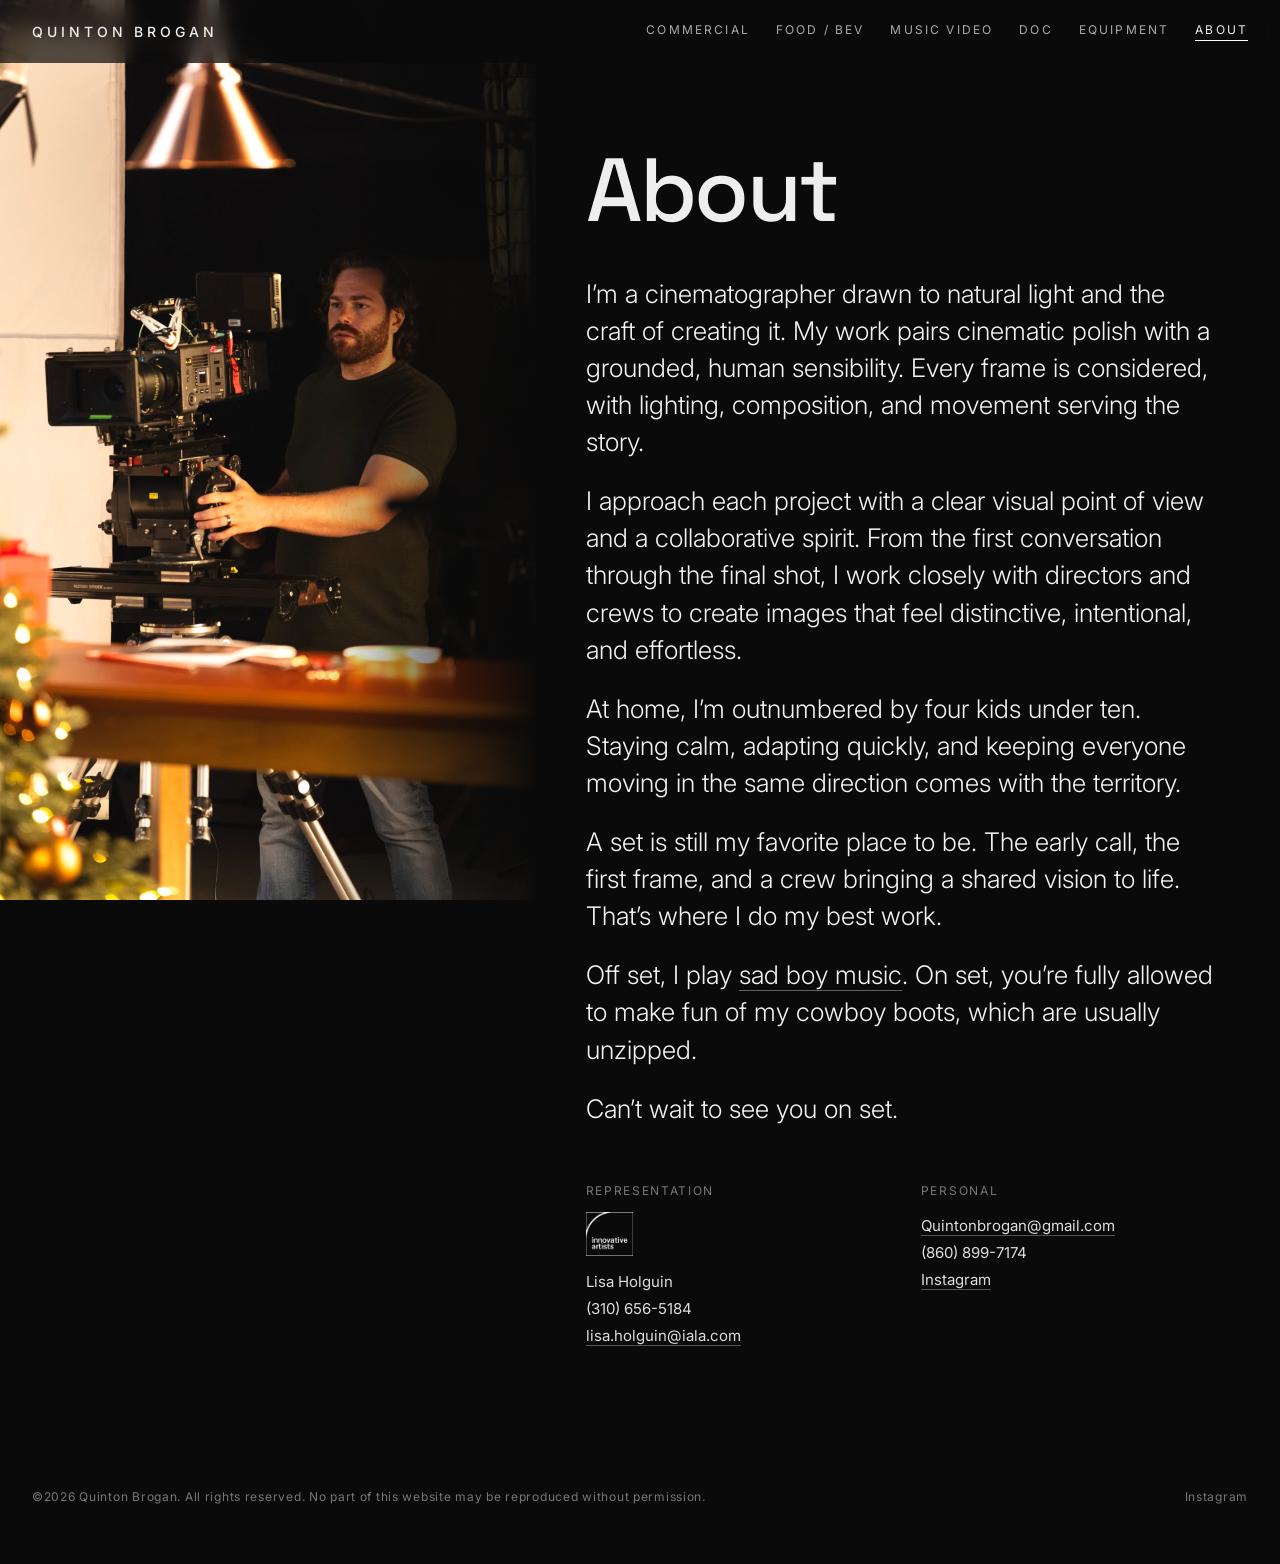
<file: about.html>
<!DOCTYPE html>
<html lang="en">
<head>
  <meta charset="UTF-8">
  <meta name="viewport" content="width=device-width, initial-scale=1.0">
  <meta name="description" content="Quinton Brogan, Director of Photography. Commercial, food & beverage, documentary, and music video cinematography.">
  <title>About - Quinton Brogan</title>
  <link rel="stylesheet" href="/site.css">
</head>
<body>
  <header class="hdr always"><a class="logo" href="/">Quinton Brogan</a><nav class="nav"><a href="/commercial">Commercial</a><a href="/food-bev">Food / Bev</a><a href="/music-video">Music Video</a><a href="/docu">Doc</a><a href="/equipment">Equipment</a><a href="/about" class="on">About</a></nav></header>
  <div class="about">
    <div class="photo"><img src="/quinton-portrait-4.jpg" alt="Quinton Brogan"></div>
    <div class="text">
      <h1 class="big">About</h1>
      <p class="lead">I&rsquo;m a cinematographer drawn to natural light and the craft of creating it. My work pairs cinematic polish with a grounded, human sensibility. Every frame is considered, with lighting, composition, and movement serving the story.</p>
      <p class="body">I approach each project with a clear visual point of view and a collaborative spirit. From the first conversation through the final shot, I work closely with directors and crews to create images that feel distinctive, intentional, and effortless.</p>
      <p class="body">At home, I&rsquo;m outnumbered by four kids under ten. Staying calm, adapting quickly, and keeping everyone moving in the same direction comes with the territory.</p>
      <p class="body">A set is still my favorite place to be. The early call, the first frame, and a crew bringing a shared vision to life. That&rsquo;s where I do my best work.</p>
      <p class="aside">Off set, I play <a href="https://quintonbroganmusic.com" target="_blank" rel="noopener">sad boy music</a>. On set, you&rsquo;re fully allowed to make fun of my cowboy boots, which are usually unzipped.</p>
      <p class="signoff">Can&rsquo;t wait to see you on set.</p>
      <div class="contact">
        <div>
          <div class="kicker">Representation</div>
          <div class="agency"><img src="/innovative-artists-logo.png" alt="Innovative Artists"></div>
          <p>Lisa Holguin<br>(310) 656-5184<br><a href="mailto:lisa.holguin@iala.com">lisa.holguin@iala.com</a></p>
        </div>
        <div>
          <div class="kicker">Personal</div>
          <p><a href="mailto:Quintonbrogan@gmail.com">Quintonbrogan@gmail.com</a><br>(860) 899-7174<br><a href="https://www.instagram.com/quintonbrogan/" target="_blank" rel="noopener">Instagram</a></p>
        </div>
      </div>
    </div>
  </div>
  <footer class="ftr"><span>&copy;2026 Quinton Brogan. All rights reserved. No part of this website may be reproduced without permission.</span><a href="https://www.instagram.com/quintonbrogan/" target="_blank" rel="noopener">Instagram</a></footer>
  <script src="/data.js"></script>
  <script src="/site.js"></script>
</body>
</html>
</file>
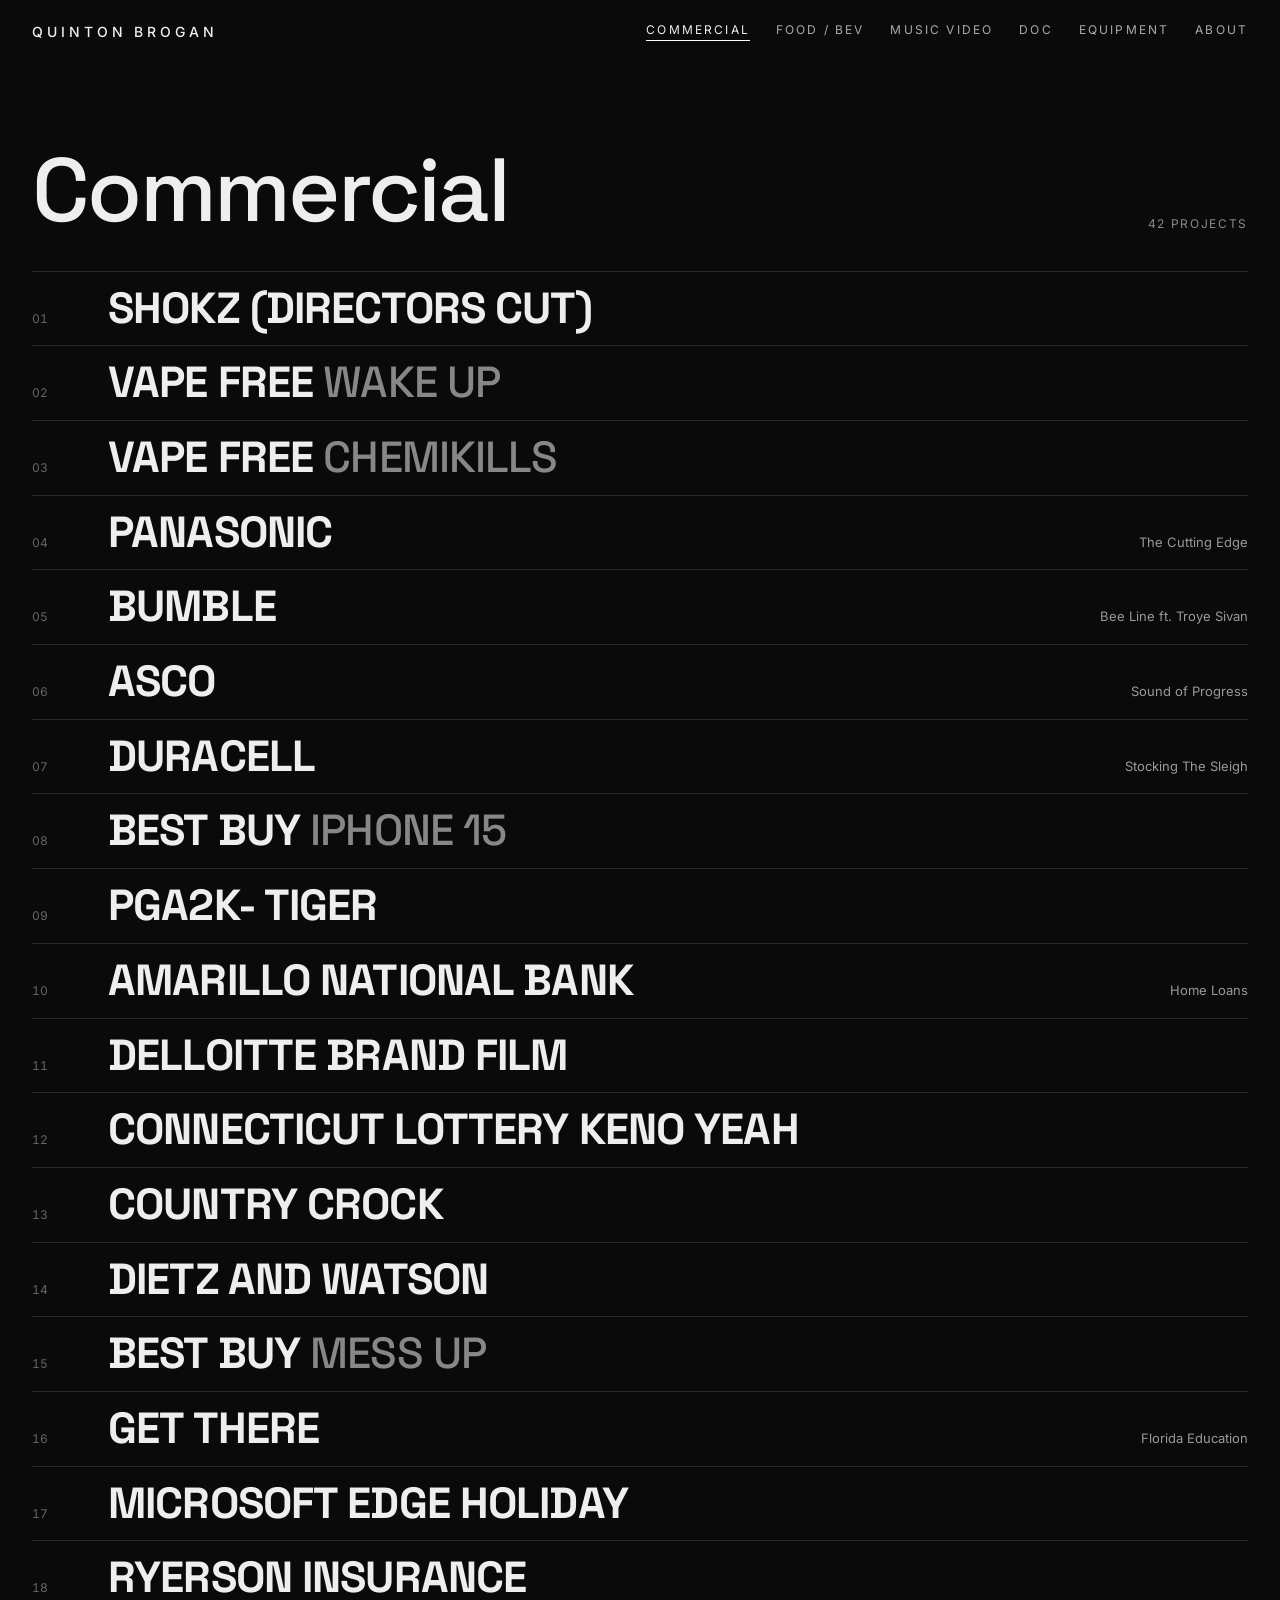
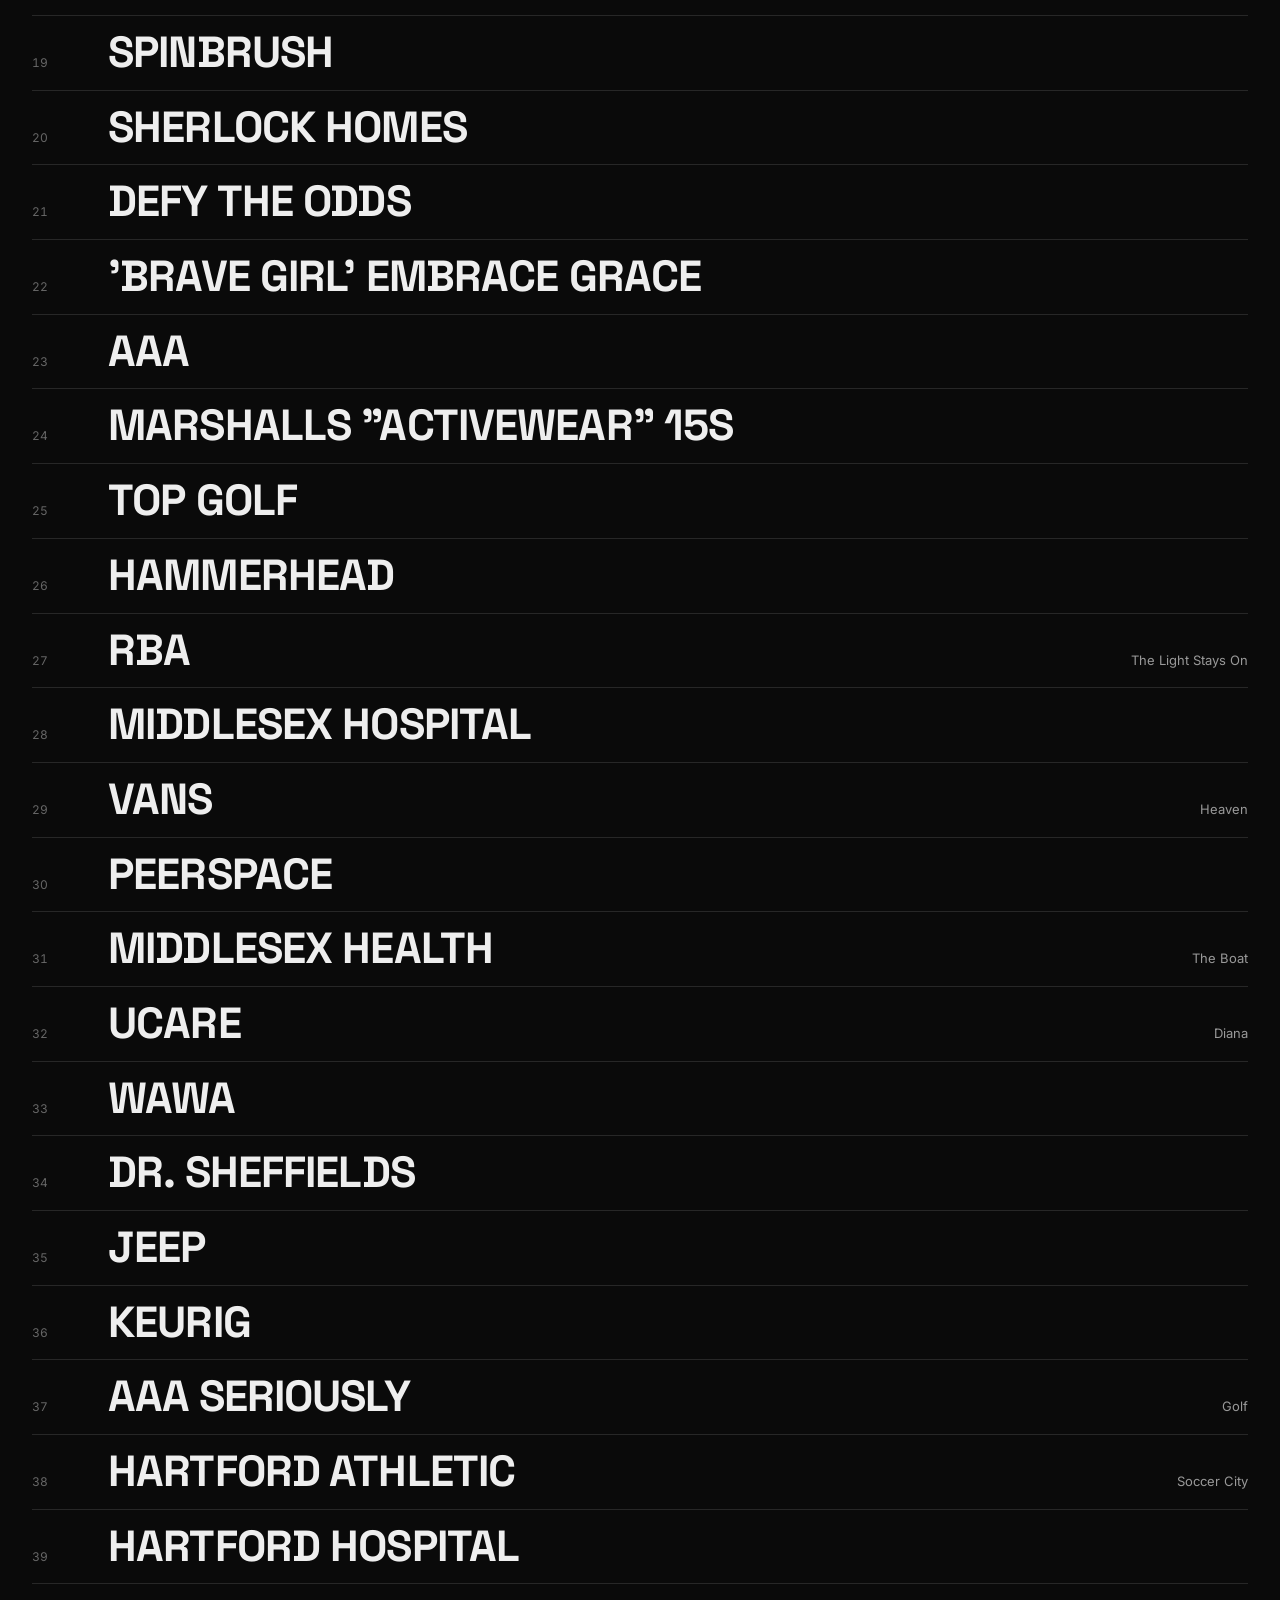
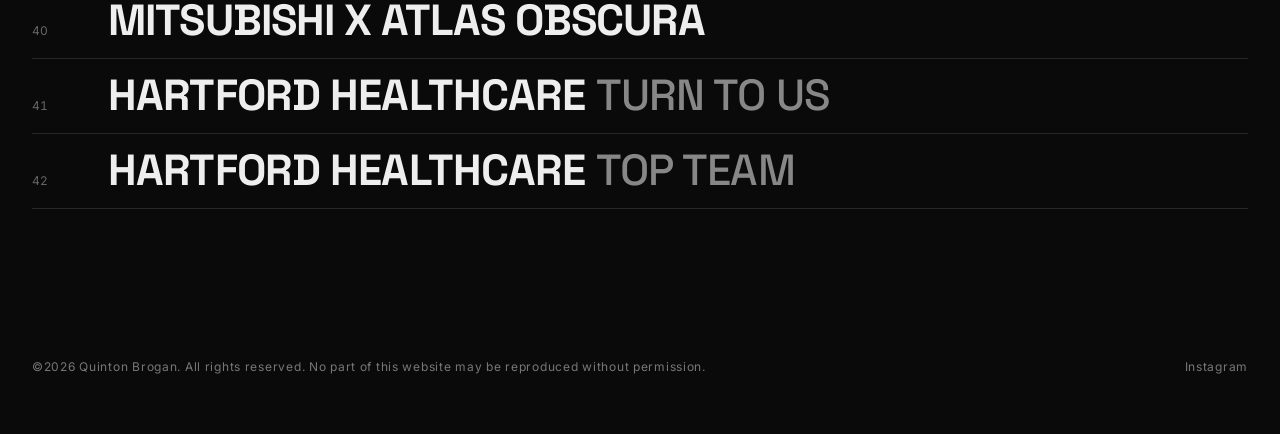
<file: commercial.html>
<!DOCTYPE html>
<html lang="en">
<head>
  <meta charset="UTF-8">
  <meta name="viewport" content="width=device-width, initial-scale=1.0">
  <meta name="description" content="Quinton Brogan, Director of Photography. Commercial, food & beverage, documentary, and music video cinematography.">
  <title>Commercial - Quinton Brogan</title>
  <link rel="stylesheet" href="/site.css">
</head>
<body>
  <header class="hdr always"><a class="logo" href="/">Quinton Brogan</a><nav class="nav"><a href="/commercial" class="on">Commercial</a><a href="/food-bev">Food / Bev</a><a href="/music-video">Music Video</a><a href="/docu">Doc</a><a href="/equipment">Equipment</a><a href="/about">About</a></nav></header>
  <div id="bg"></div>
  <section class="intro"><h1 class="big" id="h">Commercial</h1><p class="kicker" id="cnt"></p></section>
  <ul class="credits" id="list"></ul>
  <footer class="ftr"><span>&copy;2026 Quinton Brogan. All rights reserved. No part of this website may be reproduced without permission.</span><a href="https://www.instagram.com/quintonbrogan/" target="_blank" rel="noopener">Instagram</a></footer>
  <script src="/data.js"></script>
  <script src="/site.js"></script>
  <script>renderCredits('commercial');</script>
</body>
</html>
</file>
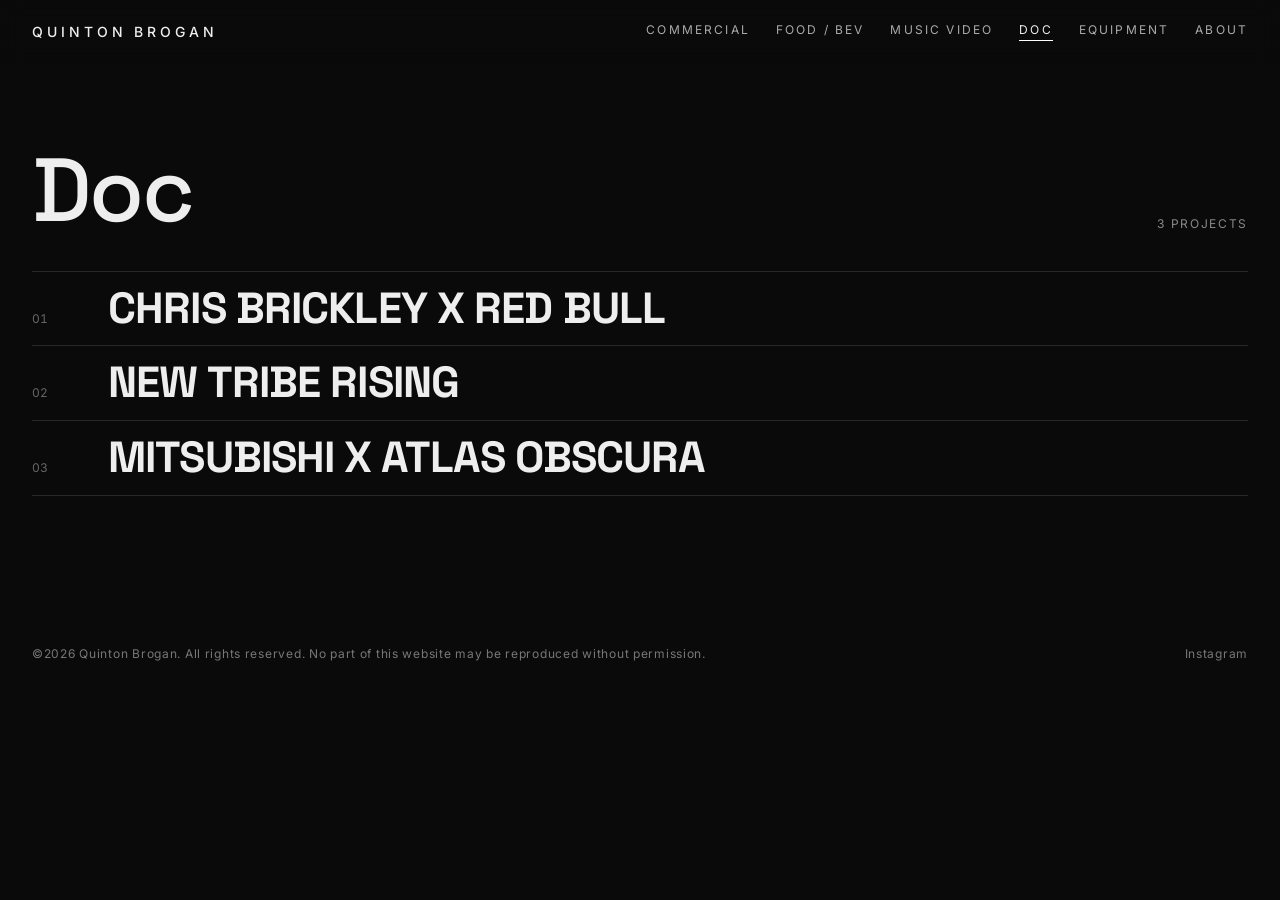
<file: docu.html>
<!DOCTYPE html>
<html lang="en">
<head>
  <meta charset="UTF-8">
  <meta name="viewport" content="width=device-width, initial-scale=1.0">
  <meta name="description" content="Quinton Brogan, Director of Photography. Commercial, food & beverage, documentary, and music video cinematography.">
  <title>Doc - Quinton Brogan</title>
  <link rel="stylesheet" href="/site.css">
</head>
<body>
  <header class="hdr always"><a class="logo" href="/">Quinton Brogan</a><nav class="nav"><a href="/commercial">Commercial</a><a href="/food-bev">Food / Bev</a><a href="/music-video">Music Video</a><a href="/docu" class="on">Doc</a><a href="/equipment">Equipment</a><a href="/about">About</a></nav></header>
  <div id="bg"></div>
  <section class="intro"><h1 class="big" id="h">Doc</h1><p class="kicker" id="cnt"></p></section>
  <ul class="credits" id="list"></ul>
  <footer class="ftr"><span>&copy;2026 Quinton Brogan. All rights reserved. No part of this website may be reproduced without permission.</span><a href="https://www.instagram.com/quintonbrogan/" target="_blank" rel="noopener">Instagram</a></footer>
  <script src="/data.js"></script>
  <script src="/site.js"></script>
  <script>renderCredits('doc');</script>
</body>
</html>
</file>
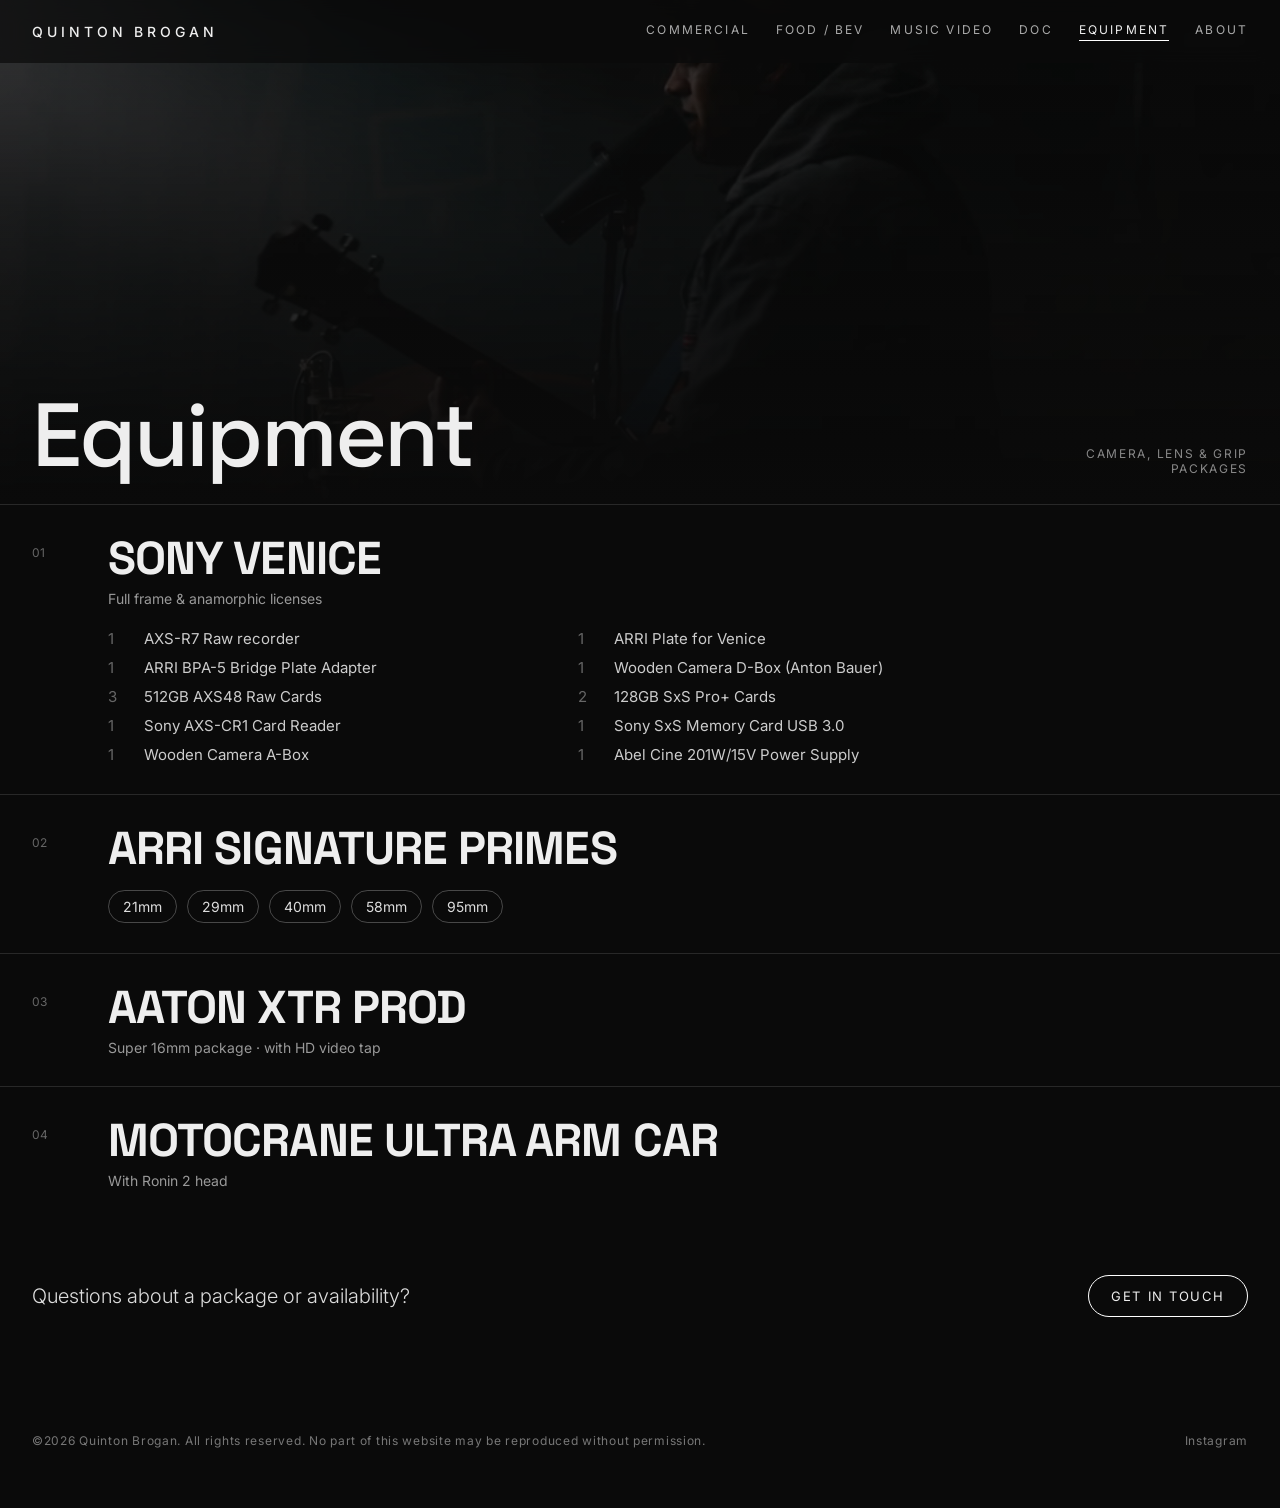
<file: equipment.html>
<!DOCTYPE html>
<html lang="en">
<head>
  <meta charset="UTF-8">
  <meta name="viewport" content="width=device-width, initial-scale=1.0">
  <meta name="description" content="Quinton Brogan, Director of Photography. Commercial, food & beverage, documentary, and music video cinematography.">
  <title>Equipment - Quinton Brogan</title>
  <link rel="stylesheet" href="/site.css">
</head>
<body>
  <header class="hdr always"><a class="logo" href="/">Quinton Brogan</a><nav class="nav"><a href="/commercial">Commercial</a><a href="/food-bev">Food / Bev</a><a href="/music-video">Music Video</a><a href="/docu">Doc</a><a href="/equipment" class="on">Equipment</a><a href="/about">About</a></nav></header>
  <section class="band"><video autoplay muted loop playsinline preload="auto" src="/covers/mitchel-dae-innocent-live.webm"></video>
    <div class="in"><h1 class="big">Equipment</h1><p class="kicker">Camera, lens &amp; grip<br>packages</p></div></section>
  
  <section class="pkg"><div class="n">01</div><div>
    <h2>Sony Venice</h2><div class="sub">Full frame &amp; anamorphic licenses</div>
    <ul>
      <li><b>1</b>AXS-R7 Raw recorder</li>
      <li><b>1</b>ARRI Plate for Venice</li>
      <li><b>1</b>ARRI BPA-5 Bridge Plate Adapter</li>
      <li><b>1</b>Wooden Camera D-Box (Anton Bauer)</li>
      <li><b>3</b>512GB AXS48 Raw Cards</li>
      <li><b>2</b>128GB SxS Pro+ Cards</li>
      <li><b>1</b>Sony AXS-CR1 Card Reader</li>
      <li><b>1</b>Sony SxS Memory Card USB 3.0</li>
      <li><b>1</b>Wooden Camera A-Box</li>
      <li><b>1</b>Abel Cine 201W/15V Power Supply</li>
    </ul></div></section>
  
  <section class="pkg"><div class="n">02</div><div>
    <h2>ARRI Signature Primes</h2>
    <div class="chips"><span>21mm</span><span>29mm</span><span>40mm</span><span>58mm</span><span>95mm</span></div></div></section>
  
  <section class="pkg"><div class="n">03</div><div>
    <h2>Aaton XTR Prod</h2><div class="sub">Super 16mm package · with HD video tap</div></div></section>
  
  <section class="pkg"><div class="n">04</div><div>
    <h2>MotoCrane Ultra Arm Car</h2><div class="sub">With Ronin 2 head</div></div></section>
  
  <section class="cta"><p>Questions about a package or availability?</p><a href="/about">Get in touch</a></section>
  <footer class="ftr"><span>&copy;2026 Quinton Brogan. All rights reserved. No part of this website may be reproduced without permission.</span><a href="https://www.instagram.com/quintonbrogan/" target="_blank" rel="noopener">Instagram</a></footer>
  <script src="/data.js"></script>
  <script src="/site.js"></script>
</body>
</html>
</file>
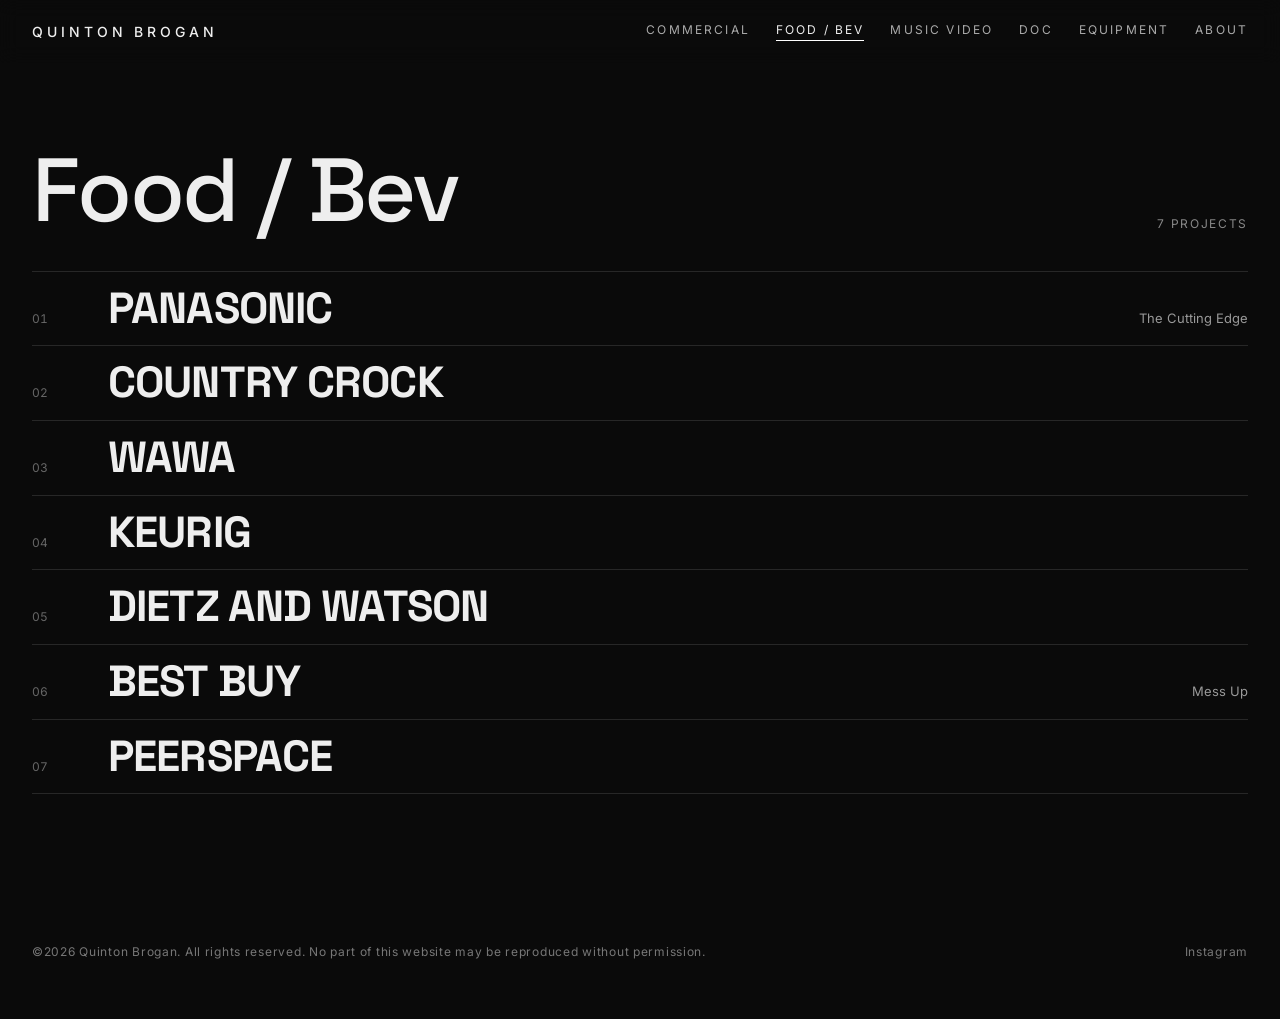
<file: food-bev.html>
<!DOCTYPE html>
<html lang="en">
<head>
  <meta charset="UTF-8">
  <meta name="viewport" content="width=device-width, initial-scale=1.0">
  <meta name="description" content="Quinton Brogan, Director of Photography. Commercial, food & beverage, documentary, and music video cinematography.">
  <title>Food / Bev - Quinton Brogan</title>
  <link rel="stylesheet" href="/site.css">
</head>
<body>
  <header class="hdr always"><a class="logo" href="/">Quinton Brogan</a><nav class="nav"><a href="/commercial">Commercial</a><a href="/food-bev" class="on">Food / Bev</a><a href="/music-video">Music Video</a><a href="/docu">Doc</a><a href="/equipment">Equipment</a><a href="/about">About</a></nav></header>
  <div id="bg"></div>
  <section class="intro"><h1 class="big" id="h">Food / Bev</h1><p class="kicker" id="cnt"></p></section>
  <ul class="credits" id="list"></ul>
  <footer class="ftr"><span>&copy;2026 Quinton Brogan. All rights reserved. No part of this website may be reproduced without permission.</span><a href="https://www.instagram.com/quintonbrogan/" target="_blank" rel="noopener">Instagram</a></footer>
  <script src="/data.js"></script>
  <script src="/site.js"></script>
  <script>renderCredits('foodBev');</script>
</body>
</html>
</file>
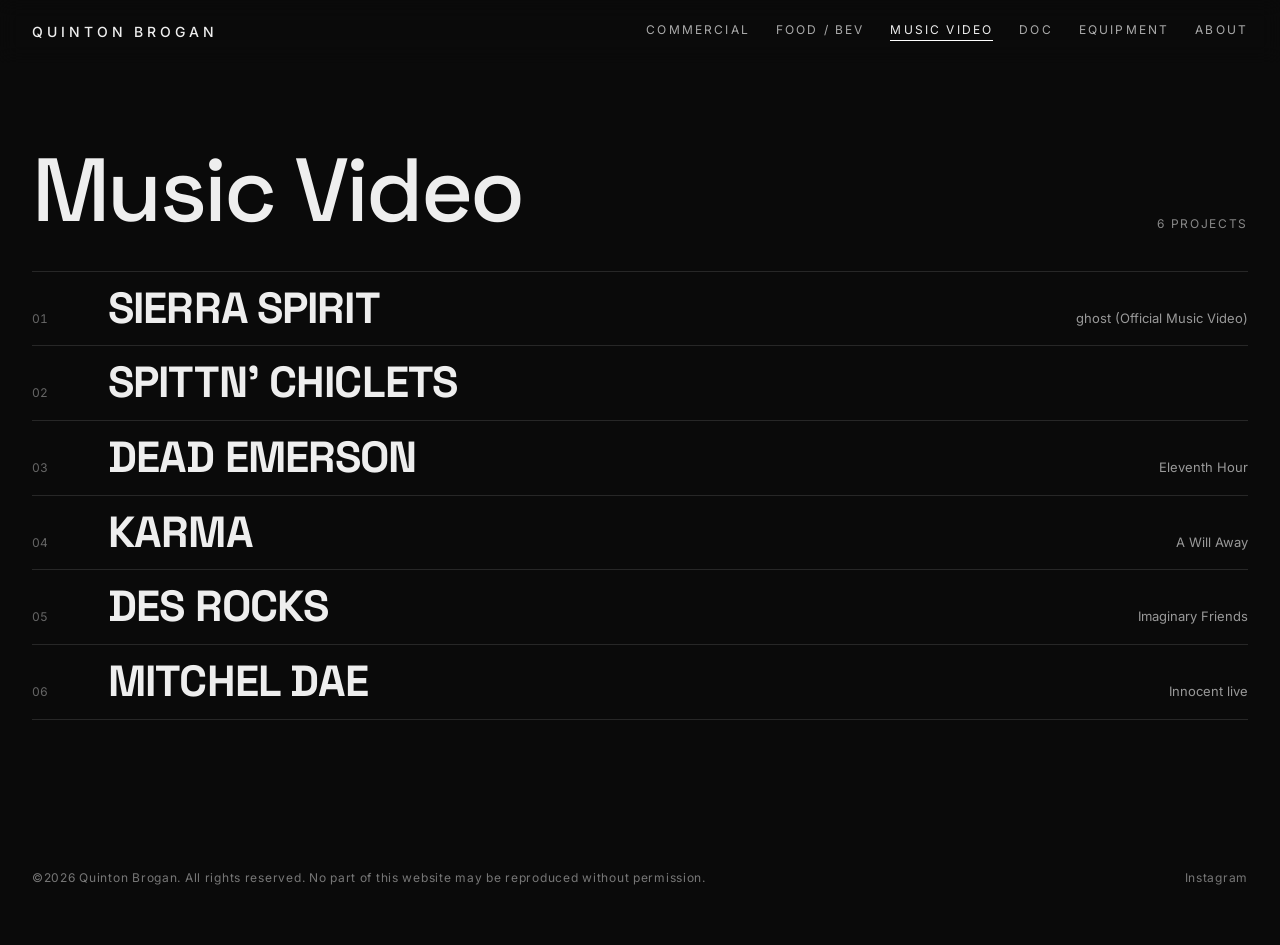
<file: music-video.html>
<!DOCTYPE html>
<html lang="en">
<head>
  <meta charset="UTF-8">
  <meta name="viewport" content="width=device-width, initial-scale=1.0">
  <meta name="description" content="Quinton Brogan, Director of Photography. Commercial, food & beverage, documentary, and music video cinematography.">
  <title>Music Video - Quinton Brogan</title>
  <link rel="stylesheet" href="/site.css">
</head>
<body>
  <header class="hdr always"><a class="logo" href="/">Quinton Brogan</a><nav class="nav"><a href="/commercial">Commercial</a><a href="/food-bev">Food / Bev</a><a href="/music-video" class="on">Music Video</a><a href="/docu">Doc</a><a href="/equipment">Equipment</a><a href="/about">About</a></nav></header>
  <div id="bg"></div>
  <section class="intro"><h1 class="big" id="h">Music Video</h1><p class="kicker" id="cnt"></p></section>
  <ul class="credits" id="list"></ul>
  <footer class="ftr"><span>&copy;2026 Quinton Brogan. All rights reserved. No part of this website may be reproduced without permission.</span><a href="https://www.instagram.com/quintonbrogan/" target="_blank" rel="noopener">Instagram</a></footer>
  <script src="/data.js"></script>
  <script src="/site.js"></script>
  <script>renderCredits('musicVideo');</script>
</body>
</html>
</file>
<file: site.css>
/* Dark redesign (Oct 2026). The previous white design is saved on the old-design branch / old-design-2026-10-09 tag. */
@import url('https://fonts.googleapis.com/css2?family=Inter:wght@300;400;500&family=Space+Grotesk:wght@500;700&display=swap');

*, *::before, *::after { margin: 0; padding: 0; box-sizing: border-box; }
html { background: #0a0a0a; }
body { background: #0a0a0a; color: #eee; font-family: 'Inter', -apple-system, BlinkMacSystemFont, sans-serif; -webkit-font-smoothing: antialiased; }
a { color: inherit; text-decoration: none; }
img, video { display: block; }

/* Header */
.hdr { position: fixed; inset: 0 0 auto 0; z-index: 10; display: flex; justify-content: space-between; align-items: center; gap: 24px; padding: 22px 32px; transition: background .3s; }
.hdr.solid, .hdr.always { background: rgba(10,10,10,.7); backdrop-filter: blur(10px); -webkit-backdrop-filter: blur(10px); }
.logo { font-size: 14px; letter-spacing: .28em; text-transform: uppercase; font-weight: 500; white-space: nowrap; }
.nav { display: flex; gap: 26px; font-size: 12px; letter-spacing: .18em; text-transform: uppercase; }
.nav a { opacity: .7; transition: opacity .2s; white-space: nowrap; }
.nav a:hover, .nav a.on { opacity: 1; }
.nav a.on { border-bottom: 1px solid #fff; padding-bottom: 3px; }

/* Footer */
.ftr { position: relative; z-index: 2; padding: 60px 32px; display: flex; justify-content: space-between; gap: 20px; font-size: 12px; color: #777; letter-spacing: .06em; }
.ftr a:hover { color: #ccc; }

/* Shared headings */
.big { font-family: 'Space Grotesk', sans-serif; font-weight: 500; font-size: clamp(44px, 7vw, 110px); letter-spacing: -.03em; line-height: .9; }
.kicker { font-size: 12px; letter-spacing: .14em; text-transform: uppercase; color: #888; }

/* ---------- Home ---------- */
.hero { position: relative; height: 100vh; height: 100svh; overflow: hidden; background: #000; }
.hero video { position: absolute; inset: 0; width: 100%; height: 100%; object-fit: cover; opacity: 0; transition: opacity 1s; }
.hero video.on { opacity: .85; }
.hero::after { content: ""; position: absolute; inset: 0; background: linear-gradient(to top, rgba(0,0,0,.6), rgba(0,0,0,0) 40%); pointer-events: none; }
.hero .cap { position: absolute; left: 32px; bottom: 40px; z-index: 2; }
.hero h1 { font-weight: 300; font-size: clamp(40px, 7vw, 104px); letter-spacing: -.02em; line-height: .95; }
.hero p { margin-top: 14px; font-size: 12px; letter-spacing: .22em; text-transform: uppercase; color: #bbb; }
.hero .now { position: absolute; right: 32px; bottom: 40px; z-index: 2; font-size: 12px; letter-spacing: .12em; text-transform: uppercase; color: #ccc; text-align: right; }
.hero .now a { border-bottom: 1px solid rgba(255,255,255,.4); }

.grid { display: grid; grid-template-columns: repeat(3, 1fr); gap: 2px; padding: 2px; }
.tile { position: relative; aspect-ratio: 16/9; overflow: hidden; background: #111; }
.tile video, .tile img { width: 100%; height: 100%; object-fit: cover; transition: transform .8s ease, filter .4s; filter: brightness(.8); }
.tile:hover video, .tile:hover img { transform: scale(1.04); filter: brightness(1); }
.tile .t { position: absolute; left: 16px; bottom: 14px; right: 16px; opacity: 0; transform: translateY(6px); transition: .3s; text-shadow: 0 1px 12px rgba(0,0,0,.5); }
.tile:hover .t { opacity: 1; transform: none; }
.t b { display: block; font-weight: 500; font-size: 15px; }
.t span { font-size: 11px; letter-spacing: .16em; text-transform: uppercase; color: #ccc; }

/* ---------- Credits list (category pages) ---------- */
#bg { position: fixed; inset: 0; z-index: 0; background: #0a0a0a; }
#bg video, #bg img { position: absolute; inset: 0; width: 100%; height: 100%; object-fit: cover; opacity: 0; transition: opacity .45s; }
#bg .on { opacity: .5; }
.intro { position: relative; z-index: 2; padding: 150px 32px 40px; display: flex; justify-content: space-between; align-items: flex-end; gap: 24px; }
.intro p { white-space: nowrap; }
.credits { position: relative; z-index: 2; list-style: none; padding: 0 32px 10vh; }
.credits li a { display: grid; grid-template-columns: 56px 1fr auto; align-items: baseline; gap: 20px; padding: 14px 0; border-top: 1px solid rgba(255,255,255,.12); transition: color .2s, padding .3s; }
.credits li:last-child a { border-bottom: 1px solid rgba(255,255,255,.12); }
.credits .n { font-size: 12px; color: #666; font-variant-numeric: tabular-nums; }
.credits .c { font-family: 'Space Grotesk', sans-serif; font-size: clamp(24px, 3.4vw, 50px); font-weight: 700; letter-spacing: -.02em; line-height: 1.05; text-transform: uppercase; }
.credits .s { font-size: 13px; color: #999; text-align: right; }
.credits:hover li a { color: rgba(255,255,255,.25); }
.credits li a:hover { color: #fff; padding-left: 12px; }
.credits li a:hover .s { color: #ddd; }
.credits .thumb { display: none; }

/* ---------- Project page ---------- */
.detail { padding: 110px 32px 20px; max-width: 1400px; margin: 0 auto; }
.player { position: relative; aspect-ratio: 16/9; background: #000; }
.player iframe, .player video { position: absolute; inset: 0; width: 100%; height: 100%; border: 0; }
.dmeta { display: flex; justify-content: space-between; align-items: flex-end; gap: 24px; margin-top: 28px; }
.dmeta h1 { font-family: 'Space Grotesk', sans-serif; font-weight: 700; font-size: clamp(30px, 4.4vw, 64px); letter-spacing: -.02em; line-height: 1; text-transform: uppercase; }
.dmeta h1 small { display: block; font-family: 'Inter', sans-serif; font-weight: 300; font-size: clamp(16px, 1.6vw, 22px); letter-spacing: 0; text-transform: none; color: #aaa; margin-top: 10px; }
.dmeta a.kicker { border-bottom: 1px solid rgba(255,255,255,.3); padding-bottom: 3px; white-space: nowrap; }
.more { padding: 70px 32px 20px; max-width: 1400px; margin: 0 auto; }
.more .kicker { margin-bottom: 16px; }
.more .grid { grid-template-columns: repeat(3, 1fr); padding: 0; }

/* ---------- About ---------- */
.about { display: grid; grid-template-columns: minmax(280px, 42%) 1fr; min-height: 100vh; }
.about .photo { position: sticky; top: 0; height: 100vh; overflow: hidden; }
.about .photo img { width: 100%; height: 100%; object-fit: cover; object-position: 62% 30%; }
.about .photo::after { content: ""; position: absolute; inset: 0; background: linear-gradient(to right, rgba(10,10,10,0) 60%, #0a0a0a); }
.about .text { padding: 150px 64px 80px 48px; max-width: 820px; }
.about .big { margin-bottom: 44px; }
.about .lead, .about .body, .about .aside, .about .signoff { font-size: clamp(20px, 2vw, 27px); font-weight: 300; line-height: 1.45; color: #f2f2f2; }
.about .body, .about .aside, .about .signoff { margin-top: 22px; }
.about .body strong { color: #fff; font-weight: 500; }

.brands { display: flex; flex-wrap: wrap; gap: 10px 28px; margin-top: 44px; padding: 22px 0; border-top: 1px solid rgba(255,255,255,.12); border-bottom: 1px solid rgba(255,255,255,.12); }
.brands span { font-family: 'Space Grotesk', sans-serif; font-weight: 700; font-size: 20px; text-transform: uppercase; color: #ddd; }
.contact { display: grid; grid-template-columns: 1fr 1fr; gap: 40px; margin-top: 56px; }
.contact .kicker { margin-bottom: 14px; color: #777; }
.agency { margin-bottom: 12px; }
.agency img { height: 44px; width: auto; filter: invert(1); }
.contact p { font-size: 15px; line-height: 1.8; color: #ddd; }
.contact a { border-bottom: 1px solid rgba(255,255,255,.3); transition: border-color .2s; }
.contact a:hover { border-color: #fff; }

/* ---------- Equipment ---------- */
.band { position: relative; height: 56vh; min-height: 380px; overflow: hidden; }
.band video { position: absolute; inset: 0; width: 100%; height: 100%; object-fit: cover; opacity: .45; }
.band::after { content: ""; position: absolute; inset: 0; background: linear-gradient(to bottom, rgba(10,10,10,.2), #0a0a0a); }
.band .in { position: absolute; left: 32px; right: 32px; bottom: 28px; z-index: 2; display: flex; justify-content: space-between; align-items: flex-end; gap: 24px; }
.band .in p { text-align: right; }
.pkg { display: grid; grid-template-columns: 56px 1fr; gap: 20px; padding: 30px 32px; border-top: 1px solid rgba(255,255,255,.12); }
.pkg:last-of-type { border-bottom: 1px solid rgba(255,255,255,.12); }
.pkg .n { font-size: 12px; color: #666; padding-top: 10px; }
.pkg h2 { font-family: 'Space Grotesk', sans-serif; font-weight: 700; font-size: clamp(26px, 3.6vw, 52px); letter-spacing: -.02em; line-height: 1.02; text-transform: uppercase; }
.pkg .sub { margin-top: 8px; font-size: 14px; color: #999; }
.pkg ul { list-style: none; margin-top: 22px; display: grid; grid-template-columns: repeat(2, minmax(0, 1fr)); gap: 10px 40px; max-width: 900px; }
.pkg li { font-size: 15px; color: #ccc; display: flex; gap: 12px; }
.pkg li b { font-weight: 400; color: #666; min-width: 24px; }
.chips { display: flex; flex-wrap: wrap; gap: 10px; margin-top: 18px; }
.chips span { border: 1px solid rgba(255,255,255,.25); border-radius: 999px; padding: 7px 14px; font-size: 14px; color: #ddd; }
.cta { padding: 56px 32px; display: flex; justify-content: space-between; align-items: center; gap: 20px; }
.cta p { font-size: 20px; font-weight: 300; color: #ddd; }
.cta a { border: 1px solid #fff; border-radius: 999px; padding: 12px 22px; font-size: 13px; letter-spacing: .12em; text-transform: uppercase; white-space: nowrap; }

/* Repeated client in a list: spot name shown inline, lighter */
.credits .c em { font-style: normal; font-weight: 500; opacity: .55; }

/* Menu button (phones only) */
.menu-btn { display: none; position: relative; z-index: 12; width: 34px; height: 34px; background: none; border: 0; cursor: pointer; }
.menu-btn span { position: absolute; left: 6px; right: 6px; height: 1.5px; background: #fff; transition: transform .25s, top .25s; }
.menu-btn span:first-child { top: 12px; }
.menu-btn span:last-child { top: 21px; }
.menu-open .menu-btn span:first-child { top: 16px; transform: rotate(45deg); }
.menu-open .menu-btn span:last-child { top: 16px; transform: rotate(-45deg); }

/* ---------- Phones ---------- */
@media (max-width: 860px) {
  .hdr { padding: 14px 16px; }
  .logo { position: relative; z-index: 12; font-size: 13px; letter-spacing: .22em; }
  .menu-btn { display: block; }
  .nav { display: none; }
  .menu-open .nav { display: flex; position: fixed; inset: 0; z-index: 11; flex-direction: column; justify-content: center; gap: 14px; padding: 0 24px; background: rgba(10,10,10,.97); font-family: 'Space Grotesk', sans-serif; font-size: 36px; font-weight: 700; letter-spacing: -.01em; }
  .menu-open .nav a { opacity: 1; border: 0; padding: 0; }
  .menu-open .nav a.on { color: #888; }
  .menu-open { overflow: hidden; }
  .menu-open .hdr { backdrop-filter: none; -webkit-backdrop-filter: none; background: transparent; }
  .ftr { padding: 40px 16px; flex-direction: column; }
  .hero .cap { left: 16px; bottom: 28px; }
  .hero .now { display: none; }
  .grid, .more .grid { grid-template-columns: 1fr; }
  .tile .t { opacity: 1; transform: none; }
  .intro, .credits { padding-left: 16px; padding-right: 16px; }
  .intro { padding-top: 100px; flex-direction: column; align-items: flex-start; gap: 10px; }
  .credits li a { grid-template-columns: 1fr; gap: 6px; }
  .credits .s { text-align: left; }
  .credits .thumb { display: block; aspect-ratio: 16/9; width: 100%; margin-top: 8px; background: #111; }
  .credits .thumb video, .credits .thumb img { width: 100%; height: 100%; object-fit: cover; }
  .detail { padding: 62px 0 10px; }
  .dmeta { margin-top: 20px; }
  .hero h1 { font-size: 44px; }
  .credits li a { padding: 18px 0; }
  .credits li a:hover { padding-left: 0; }
  .credits:hover li a { color: inherit; }
  .band { height: 44vh; min-height: 300px; }
  .dmeta { padding: 0 16px; flex-direction: column; align-items: flex-start; }
  .more { padding: 50px 16px 10px; }
  .about { grid-template-columns: 1fr; }
  .about .photo { position: relative; height: 70vh; }
  .about .photo::after { background: linear-gradient(to bottom, rgba(10,10,10,0) 55%, #0a0a0a); }
  .about .text { padding: 0 16px 60px; margin-top: -80px; position: relative; }
  .contact { grid-template-columns: 1fr; gap: 28px; }
  .band .in { left: 16px; right: 16px; flex-direction: column; align-items: flex-start; }
  .band .in p { text-align: left; }
  .pkg { grid-template-columns: 1fr; gap: 8px; padding: 26px 16px; }
  .pkg .n { padding: 0; }
  .pkg ul { grid-template-columns: 1fr; }
  .cta { padding: 40px 16px; flex-direction: column; align-items: flex-start; }
}
.about .aside a { color: inherit; border-bottom: 1px solid rgba(255,255,255,.35); } .about .aside a:hover { color: #fff; }
</file>
